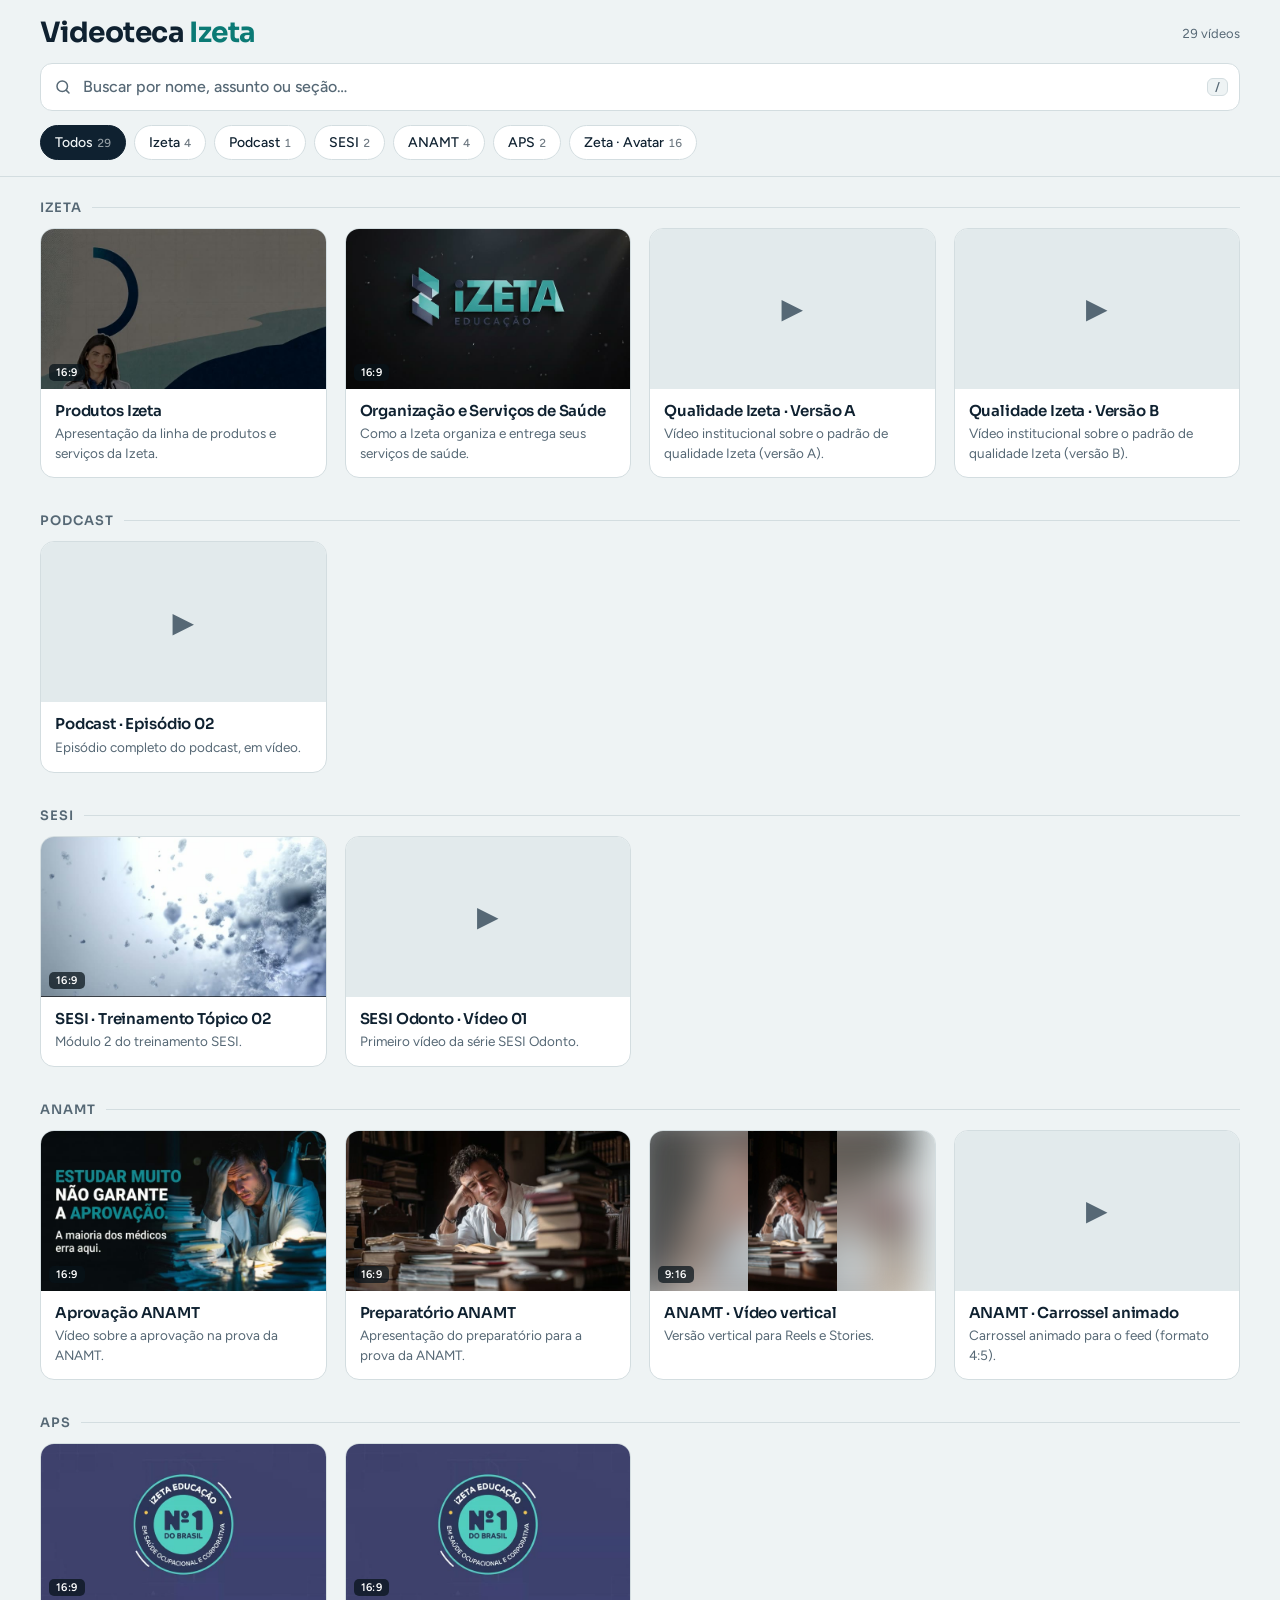
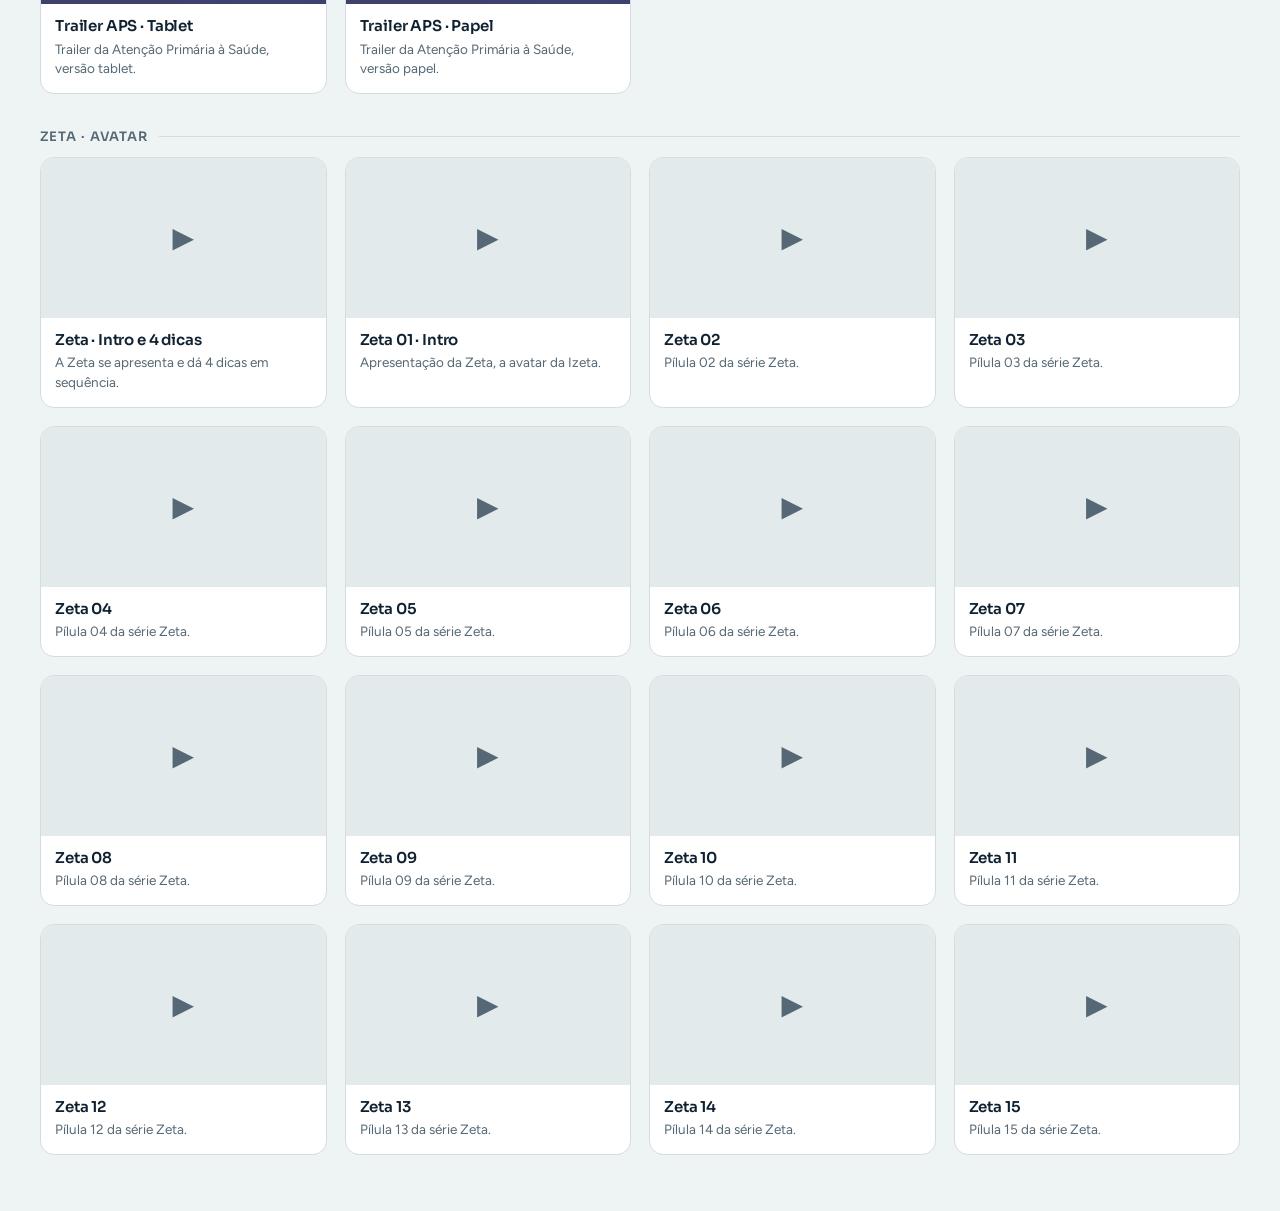
<file: index.html>
<!doctype html>
<html lang="pt-BR">
<head>
<meta charset="utf-8">
<meta name="viewport" content="width=device-width, initial-scale=1, viewport-fit=cover">
<title>Videoteca Izeta</title>
<meta name="description" content="Menu de vídeos Izeta: busque e assista direto do Google Drive.">
<link rel="preconnect" href="https://fonts.googleapis.com">
<link rel="preconnect" href="https://fonts.gstatic.com" crossorigin>
<link rel="stylesheet" href="https://fonts.googleapis.com/css2?family=Sora:wght@500;600;700&family=Figtree:wght@400;500;600&display=swap">
<link rel="stylesheet" href="tema.css">
<style>
  .wrap { max-width: 1240px; margin: 0 auto; padding-inline: 20px; }

  /* ── Topo ── */
  header.top {
    position: sticky; top: env(safe-area-inset-top, 0px); z-index: 5;
    background: color-mix(in srgb, var(--bg) 88%, transparent);
    backdrop-filter: blur(12px); -webkit-backdrop-filter: blur(12px);
    border-bottom: 1px solid var(--line);
  }
  .top-inner { display: grid; gap: 14px; padding-block: 18px 14px; }
  .brand-row { display: flex; align-items: center; justify-content: space-between; gap: 16px; flex-wrap: wrap; }
  .brand { display: flex; align-items: center; gap: 12px; min-width: 0; }
  .brand img { height: 40px; width: auto; max-width: 160px; object-fit: contain; }
  h1 { margin: 0; font: 700 clamp(22px, 3vw, 28px)/1.1 var(--display); letter-spacing: -.02em; }
  h1 span { color: var(--accent); }
  .sub { margin: 3px 0 0; color: var(--muted); font-size: 14px; }
  .count { color: var(--muted); font-size: 13px; font-variant-numeric: tabular-nums; }

  .search { position: relative; }
  .search svg { position: absolute; left: 14px; top: 50%; translate: 0 -50%; width: 18px; height: 18px; color: var(--muted); pointer-events: none; }
  .search input {
    width: 100%; height: 48px; padding: 0 44px 0 42px;
    border: 1px solid var(--line); border-radius: 12px;
    background: var(--surface); color: var(--ink); font: 500 16px var(--body);
  }
  .search input::placeholder { color: var(--muted); }
  .search input:focus { outline: none; border-color: var(--accent); box-shadow: 0 0 0 3px var(--accent-soft); }
  .search kbd {
    position: absolute; right: 12px; top: 50%; translate: 0 -50%;
    font: 600 12px var(--body); color: var(--muted);
    border: 1px solid var(--line); border-radius: 6px; padding: 1px 7px; background: var(--bg);
  }
  .search input:not(:placeholder-shown) + kbd { display: none; }

  .chips { display: flex; gap: 8px; overflow-x: auto; scrollbar-width: none; padding-bottom: 2px; }
  .chips::-webkit-scrollbar { display: none; }
  .chip {
    flex: none; border: 1px solid var(--line); background: var(--surface);
    border-radius: 999px; padding: 6px 14px; font-size: 14px; font-weight: 500; cursor: pointer; white-space: nowrap;
  }
  .chip:hover { border-color: var(--accent); }
  .chip[aria-pressed="true"] { background: var(--ink); border-color: var(--ink); color: var(--bg); }
  .chip small { font-variant-numeric: tabular-nums; opacity: .6; margin-left: 4px; }

  /* ── Grade ── */
  main { padding-block: 24px 56px; }
  .group + .group { margin-top: 36px; }
  .group h2 {
    margin: 0 0 14px; font: 600 13px/1 var(--display); text-transform: uppercase; letter-spacing: .08em; color: var(--muted);
    display: flex; align-items: center; gap: 10px;
  }
  .group h2::after { content: ""; flex: 1; height: 1px; background: var(--line); }
  .grid { display: grid; gap: 18px; grid-template-columns: repeat(auto-fill, minmax(240px, 1fr)); }

  .card {
    display: grid; grid-template-rows: auto 1fr; text-align: left; padding: 0; cursor: pointer;
    background: var(--surface); border: 1px solid var(--line); border-radius: 14px; overflow: hidden;
    transition: transform .18s ease, box-shadow .18s ease, border-color .18s ease;
  }
  .card:hover { transform: translateY(-2px); box-shadow: var(--shadow); border-color: color-mix(in srgb, var(--accent) 40%, var(--line)); }
  .thumb { position: relative; aspect-ratio: 16 / 9; background: var(--surface-2); overflow: hidden; }
  .thumb .bgblur { position: absolute; inset: -20px; width: calc(100% + 40px); height: calc(100% + 40px); object-fit: cover; filter: blur(18px) saturate(1.1); opacity: .7; }
  .thumb .img { position: relative; width: 100%; height: 100%; object-fit: cover; }
  .thumb.tall .img { object-fit: contain; }
  .thumb .fallback { position: absolute; inset: 0; display: grid; place-items: center; font: 700 28px var(--display); color: var(--muted); }
  .play {
    position: absolute; inset: 0; margin: auto; width: 52px; height: 52px; border-radius: 50%;
    background: var(--accent); color: var(--accent-ink); display: grid; place-items: center;
    opacity: 0; scale: .85; transition: opacity .18s, scale .18s; box-shadow: 0 6px 20px rgba(0,0,0,.25);
  }
  .play svg { width: 20px; height: 20px; margin-left: 3px; }
  .card:hover .play, .card:focus-visible .play { opacity: 1; scale: 1; }
  .fmt {
    position: absolute; left: 8px; bottom: 8px; font: 600 11px var(--body); letter-spacing: .04em;
    background: rgba(8, 18, 26, .72); color: #fff; padding: 2px 7px; border-radius: 5px;
  }
  .meta { padding: 12px 14px 14px; display: grid; gap: 4px; align-content: start; }
  .meta h3 { margin: 0; font: 600 15px/1.3 var(--display); letter-spacing: -.01em; text-wrap: balance; }
  .meta p { margin: 0; color: var(--muted); font-size: 13.5px; line-height: 1.45; }
  mark { background: var(--accent-soft); color: inherit; border-radius: 3px; padding: 0 1px; }

  .empty { text-align: center; padding: 64px 16px; color: var(--muted); }
  .empty strong { display: block; color: var(--ink); font: 600 18px var(--display); margin-bottom: 6px; }

  /* ── Player ── */
  dialog.player {
    border: 0; padding: 0; background: transparent; color: var(--ink);
    width: 100%; max-width: 100%; height: 100%; max-height: 100%;
  }
  dialog.player::backdrop { background: var(--shade); backdrop-filter: blur(4px); }
  .stage {
    height: 100%; display: grid; place-items: center; padding: 16px;
    padding-top: calc(16px + env(safe-area-inset-top, 0px)); padding-bottom: calc(16px + env(safe-area-inset-bottom, 0px));
  }
  .panel {
    background: var(--surface); border-radius: 16px; overflow: hidden; box-shadow: 0 30px 80px -20px rgba(0,0,0,.6);
    width: min(100%, var(--pw)); display: grid;
  }
  .screen-box { background: #000; }
  .screen { position: relative; background: #000; aspect-ratio: var(--ar); width: min(100%, var(--vw)); margin-inline: auto; }
  .screen iframe { position: absolute; inset: 0; width: 100%; height: 100%; border: 0; }
  .loading { position: absolute; inset: 0; display: grid; place-items: center; color: #9fb3bd; font-size: 14px; }
  .info { padding: 14px 16px 16px; display: grid; gap: 12px; }
  .info-head { display: flex; gap: 12px; align-items: flex-start; justify-content: space-between; }
  .info h2 { margin: 0; font: 600 18px/1.25 var(--display); }
  .info .desc { margin: 4px 0 0; color: var(--muted); font-size: 14px; }
  .close {
    flex: none; width: 36px; height: 36px; border-radius: 10px; border: 1px solid var(--line);
    background: var(--bg); cursor: pointer; display: grid; place-items: center;
  }
  .close svg { width: 16px; height: 16px; }
  .controls { display: flex; flex-wrap: wrap; align-items: center; gap: 10px 16px; justify-content: space-between; }
  .quality { display: flex; align-items: center; gap: 10px; }
  .quality .lbl { font-size: 12px; font-weight: 600; letter-spacing: .06em; text-transform: uppercase; color: var(--muted); }
  .seg { display: inline-flex; background: var(--bg); border: 1px solid var(--line); border-radius: 10px; padding: 3px; }
  .seg button {
    border: 0; background: transparent; padding: 6px 12px; border-radius: 7px; cursor: pointer;
    font-size: 14px; font-weight: 600; display: grid; line-height: 1.15; text-align: center;
  }
  .seg button small { font-weight: 500; font-size: 11px; color: var(--muted); }
  .seg button[aria-pressed="true"] { background: var(--accent); color: var(--accent-ink); }
  .seg button[aria-pressed="true"] small { color: inherit; opacity: .8; }
  .seg button:disabled { cursor: not-allowed; opacity: .4; }
  .actions { display: flex; align-items: center; gap: 14px; flex-wrap: wrap; }
  .dl {
    display: inline-flex; align-items: center; gap: 8px; text-decoration: none;
    background: var(--ink); color: var(--bg); padding: 9px 14px; border-radius: 10px;
    font-size: 14px; font-weight: 600;
  }
  .dl:hover { background: var(--accent); color: var(--accent-ink); }
  .dl svg { width: 17px; height: 17px; }
  .dl small { font-weight: 500; opacity: .7; font-variant-numeric: tabular-nums; }
  .dl small:empty { display: none; }
  .ext { font-size: 14px; font-weight: 500; color: var(--accent); text-decoration: none; }
  .ext:hover { text-decoration: underline; }
  .note { margin: 0; font-size: 13px; color: var(--muted); background: var(--bg); border-radius: 10px; padding: 8px 12px; }
  .note b { color: var(--ink); font-weight: 600; }

  @media (max-width: 520px) {
    .wrap { padding-inline: 16px; }
    .grid { grid-template-columns: repeat(auto-fill, minmax(150px, 1fr)); gap: 12px; }
    .meta p { display: none; }
    .search kbd { display: none; }
    .stage { padding: 8px; }
  }
  @media (prefers-reduced-motion: reduce) {
    .card, .play { transition: none; }
  }
</style>
</head>
<body>

<header class="top">
  <div class="wrap top-inner">
    <div class="brand-row">
      <div class="brand">
        <img id="logo" alt="" hidden>
        <div>
          <h1 id="nome">Videoteca <span>Izeta</span></h1>
          <p class="sub" id="sub" hidden></p>
        </div>
      </div>
      <div class="count" id="count"></div>
    </div>
    <label class="search" for="q">
      <svg viewBox="0 0 24 24" fill="none" stroke="currentColor" stroke-width="2" stroke-linecap="round"><circle cx="11" cy="11" r="7"/><path d="m20 20-3.5-3.5"/></svg>
      <input id="q" type="search" placeholder="Buscar por nome, assunto ou seção…" autocomplete="off" aria-label="Buscar vídeos">
      <kbd>/</kbd>
    </label>
    <div class="chips" id="chips" role="group" aria-label="Filtrar por seção"></div>
  </div>
</header>

<main class="wrap" id="list"><div class="empty">Carregando vídeos…</div></main>

<dialog class="player" id="player" aria-labelledby="pTitle">
  <div class="stage" id="stage">
    <div class="panel" id="panel">
      <div class="screen-box">
        <div class="screen">
          <div class="loading">Carregando vídeo…</div>
          <iframe id="frame" title="Player de vídeo" allow="autoplay; fullscreen" allowfullscreen></iframe>
        </div>
      </div>
      <div class="info">
        <div class="info-head">
          <div>
            <h2 id="pTitle"></h2>
            <p class="desc" id="pDesc"></p>
          </div>
          <button class="close" id="close" aria-label="Fechar player">
            <svg viewBox="0 0 24 24" fill="none" stroke="currentColor" stroke-width="2.4" stroke-linecap="round"><path d="M6 6l12 12M18 6 6 18"/></svg>
          </button>
        </div>
        <div class="controls">
          <div class="quality">
            <span class="lbl">Qualidade</span>
            <div class="seg" id="seg" role="group" aria-label="Qualidade do vídeo"></div>
          </div>
          <div class="actions">
            <a class="dl" id="pDown" target="_blank" rel="noopener">
              <svg viewBox="0 0 24 24" fill="none" stroke="currentColor" stroke-width="2.2" stroke-linecap="round" stroke-linejoin="round"><path d="M12 4v11m0 0-4.5-4.5M12 15l4.5-4.5M5 19h14"/></svg>
              <span>Baixar vídeo</span><small id="pSize"></small>
            </a>
            <a class="ext" id="pLink" target="_blank" rel="noopener">Abrir no Drive ↗</a>
          </div>
        </div>
        <p class="note" id="pNote" hidden></p>
      </div>
    </div>
  </div>
</dialog>

<script src="config.js"></script>
<script src="videos.js"></script>
<script src="comum.js"></script>
<script>
(() => {
  const { esc, norm, urlImagem, capaDoVideo, aplicarCor, doArquivoLocal } = window.Videoteca;
  const QUALIDADES = [
    { id: "alta",  nome: "Alta",  dica: "1080p" },
    { id: "media", nome: "Média", dica: "720p" },
    { id: "baixa", nome: "Baixa", dica: "360p" }
  ];
  const FORMATOS = {
    horizontal: { ar: "16 / 9", rotulo: "16:9" },
    vertical:   { ar: "9 / 16", rotulo: "9:16" },
    quadrado:   { ar: "4 / 5",  rotulo: "4:5" }
  };

  const $ = s => document.querySelector(s);
  const list = $("#list"), q = $("#q"), chips = $("#chips"), count = $("#count");
  const dlg = $("#player"), frame = $("#frame"), seg = $("#seg");

  const store = {
    get(k) { try { return localStorage.getItem(k); } catch { return null; } },
    set(k, v) { try { localStorage.setItem(k, v); } catch {} }
  };

  const previewUrl = id => `https://drive.google.com/file/d/${id}/preview`;
  const viewUrl = id => `https://drive.google.com/file/d/${id}/view`;
  // confirm=t pula o aviso do Drive de "arquivo grande demais para verificar vírus"
  const downloadUrl = id => `https://drive.usercontent.google.com/download?id=${id}&export=download&confirm=t`;

  // ── Estado (vem da planilha, ou do videos.js enquanto ela não existir) ──
  let CONFIG = {}, SECOES = [], VIDEOS = [];
  let catAtual = "Todos";

  function aplicar(dados) {
    CONFIG = dados.config || {};
    const secoes = dados.secoes || [];
    const nomeDe = {};
    secoes.forEach(s => nomeDe[s.id] = s.nome);
    VIDEOS = (dados.videos || [])
      .filter(v => v.alta && v.oculto !== "sim")
      .map((v, i) => ({
        ...v, idx: i, key: v.id || v.alta,
        versoes: { alta: v.alta, media: v.media, baixa: v.baixa },
        categoria: nomeDe[v.secao] || "Outros"
      }));
    // Ordem das seções vem do painel; só aparecem as que têm vídeo
    SECOES = [...secoes.map(s => s.nome), "Outros"].filter(n => VIDEOS.some(v => v.categoria === n));
    if (!SECOES.includes(catAtual)) catAtual = "Todos";
    aparencia();
    renderChips();
    render();
  }

  function aparencia() {
    const nome = (CONFIG.nomeSite || "Videoteca Izeta").trim();
    document.title = nome;
    const partes = nome.split(/\s+/);
    const ultima = partes.pop();
    $("#nome").innerHTML = (partes.length ? esc(partes.join(" ")) + " " : "") + `<span>${esc(ultima)}</span>`;
    $("#sub").textContent = CONFIG.subtitulo || "";
    $("#sub").hidden = !CONFIG.subtitulo;
    const logo = $("#logo");
    if (CONFIG.logo) { logo.src = urlImagem(CONFIG.logo, 320); logo.hidden = false; }
    else logo.hidden = true;
    aplicarCor(CONFIG.cor);
  }

  // Destaca os termos buscados sem quebrar acentos
  function highlight(text, terms) {
    text = String(text || "");
    if (!terms.length) return esc(text);
    const n = norm(text);
    const marks = new Array(text.length).fill(false);
    for (const t of terms) {
      let i = n.indexOf(t);
      while (i !== -1) { for (let j = i; j < i + t.length; j++) marks[j] = true; i = n.indexOf(t, i + t.length); }
    }
    let out = "", open = false;
    for (let i = 0; i < text.length; i++) {
      if (marks[i] && !open) { out += "<mark>"; open = true; }
      if (!marks[i] && open) { out += "</mark>"; open = false; }
      out += esc(text[i]);
    }
    return out + (open ? "</mark>" : "");
  }

  // ── Filtros ──
  function renderChips() {
    const all = [["Todos", VIDEOS.length], ...SECOES.map(c => [c, VIDEOS.filter(v => v.categoria === c).length])];
    chips.innerHTML = all.map(([c, n]) =>
      `<button class="chip" aria-pressed="${c === catAtual}" data-cat="${esc(c)}">${esc(c)}<small>${n}</small></button>`
    ).join("");
  }
  chips.addEventListener("click", e => {
    const b = e.target.closest(".chip"); if (!b) return;
    catAtual = b.dataset.cat; renderChips(); render();
  });

  // ── Lista ──
  function card(v, terms) {
    const f = FORMATOS[v.formato] || FORMATOS.horizontal;
    const tall = v.formato === "vertical" || v.formato === "quadrado";
    const src = capaDoVideo(v);
    return `
      <button class="card" data-i="${v.idx}" aria-label="Assistir: ${esc(v.titulo)}">
        <div class="thumb${tall ? " tall" : ""}">
          ${tall ? `<img class="bgblur" src="${esc(src)}" alt="" loading="lazy" aria-hidden="true">` : ""}
          <img class="img" src="${esc(src)}" alt="" loading="lazy" referrerpolicy="no-referrer"
               onerror="this.closest('.thumb').innerHTML='<div class=fallback>▶</div>'">
          <span class="fmt">${f.rotulo}</span>
          <span class="play"><svg viewBox="0 0 24 24" fill="currentColor"><path d="M7 4.5v15l13-7.5z"/></svg></span>
        </div>
        <div class="meta">
          <h3>${highlight(v.titulo, terms)}</h3>
          <p>${highlight(v.descricao, terms)}</p>
        </div>
      </button>`;
  }

  function render() {
    const terms = norm(q.value).split(/\s+/).filter(Boolean);
    const found = VIDEOS.filter(v => {
      if (catAtual !== "Todos" && v.categoria !== catAtual) return false;
      const hay = norm(`${v.titulo} ${v.descricao} ${v.categoria}`);
      return terms.every(t => hay.includes(t));
    });

    count.textContent = found.length === VIDEOS.length
      ? `${VIDEOS.length} vídeos`
      : `${found.length} de ${VIDEOS.length} vídeos`;

    if (!found.length) {
      list.innerHTML = `<div class="empty"><strong>Nenhum vídeo encontrado</strong>Tente outra palavra ou escolha “Todos” nos filtros.</div>`;
      return;
    }
    const grupos = catAtual === "Todos" ? SECOES : [catAtual];
    list.innerHTML = grupos.map(c => {
      const itens = found.filter(v => v.categoria === c);
      if (!itens.length) return "";
      return `<section class="group"><h2>${esc(c)}</h2><div class="grid">${itens.map(v => card(v, terms)).join("")}</div></section>`;
    }).join("");
  }

  list.addEventListener("click", e => {
    const c = e.target.closest(".card"); if (c) abrir(VIDEOS[+c.dataset.i]);
  });
  q.addEventListener("input", render);

  // ── Player ──
  let atual = null;
  let qualidade = store.get("qualidade") || "alta";

  function tamanhoPainel(v) {
    const f = FORMATOS[v.formato] || FORMATOS.horizontal;
    const [w, h] = f.ar.split("/").map(Number);
    const panel = $("#panel");
    panel.style.setProperty("--ar", f.ar);
    // Largura máxima: o vídeo + os controles abaixo dele cabem na tela sem rolar
    const controles = window.innerWidth < 520 ? 250 : 210;
    const maxH = window.innerHeight - controles - 32;
    const byHeight = Math.max(240, maxH) * (w / h);
    const vw = Math.min(1100, Math.max(200, byHeight), window.innerWidth - 32);
    panel.style.setProperty("--vw", vw + "px");
    panel.style.setProperty("--pw", Math.max(vw, 460) + "px");
  }

  function podeBaixar(v) {
    if (v.download === "sim") return true;
    if (v.download === "nao") return false;
    return CONFIG.downloadAtivo !== "nao";
  }

  function tocar() {
    const v = atual;
    const disponivel = QUALIDADES.filter(x => v.versoes[x.id]);
    const escolhida = v.versoes[qualidade] ? qualidade : "alta";
    const id = v.versoes[escolhida];

    seg.innerHTML = QUALIDADES.map(x => {
      const tem = !!v.versoes[x.id];
      const on = tem && x.id === escolhida;
      return `<button data-q="${x.id}" aria-pressed="${on}" ${tem ? "" : "disabled"}
                title="${tem ? "Tocar em qualidade " + x.nome.toLowerCase() : "Versão " + x.nome.toLowerCase() + " ainda não cadastrada"}">
                ${x.nome}<small>${x.dica}</small></button>`;
    }).join("");

    const note = $("#pNote");
    if (disponivel.length < QUALIDADES.length) {
      note.innerHTML = `Este vídeo tem só o arquivo original. Para economizar internet, toque na <b>⚙ engrenagem</b> do player e escolha <b>Qualidade → 360p</b> ou <b>720p</b>.`;
      note.hidden = false;
    } else note.hidden = true;

    const src = previewUrl(id);
    if (frame.getAttribute("src") !== src) frame.src = src;
    $("#pLink").href = viewUrl(id);
    $("#pDown").hidden = !podeBaixar(v);
    $("#pDown").href = downloadUrl(id);
    // O tamanho cadastrado vale para o arquivo original (alta)
    $("#pSize").textContent = escolhida === "alta" && v.tamanho ? `· ${v.tamanho}` : "";
  }

  seg.addEventListener("click", e => {
    const b = e.target.closest("button"); if (!b || b.disabled) return;
    qualidade = b.dataset.q; store.set("qualidade", qualidade); tocar();
  });

  function abrir(v, { push = true } = {}) {
    atual = v;
    $("#pTitle").textContent = v.titulo;
    $("#pDesc").textContent = v.descricao || "";
    tamanhoPainel(v);
    tocar();
    if (!dlg.open) dlg.showModal();
    if (push && location.hash.slice(1) !== v.key) history.pushState(null, "", "#" + v.key);
  }
  function fechar() {
    frame.removeAttribute("src");
    if (dlg.open) dlg.close();
    atual = null;
    if (location.hash) history.pushState(null, "", location.pathname + location.search);
  }

  $("#close").addEventListener("click", fechar);
  dlg.addEventListener("cancel", e => { e.preventDefault(); fechar(); });
  $("#stage").addEventListener("click", e => { if (e.target.id === "stage") fechar(); });
  window.addEventListener("resize", () => { if (atual) tamanhoPainel(atual); });

  function pelaUrl() {
    const k = location.hash.slice(1);
    const v = VIDEOS.find(x => x.key === k || x.alta === k);
    if (v) abrir(v, { push: false });
    else if (dlg.open) { frame.removeAttribute("src"); dlg.close(); atual = null; }
  }
  window.addEventListener("popstate", pelaUrl);

  // Atalho "/" para buscar
  document.addEventListener("keydown", e => {
    if (e.key === "/" && document.activeElement !== q && !dlg.open) { e.preventDefault(); q.focus(); }
  });

  // ── Carregamento ──
  // Mostra na hora a última versão guardada neste navegador e depois atualiza pela planilha.
  async function iniciar() {
    const api = window.VIDEOTECA_API;
    if (!api) { aplicar(doArquivoLocal()); pelaUrl(); return; }

    let mostrou = false;
    const guardado = store.get("videoteca-catalogo");
    if (guardado) {
      try { aplicar(JSON.parse(guardado)); pelaUrl(); mostrou = true; } catch {}
    }
    try {
      const r = await fetch(api, { cache: "no-store" });
      const texto = await r.text();
      const dados = JSON.parse(texto);
      if (!Array.isArray(dados.videos)) throw new Error("catálogo inválido");
      // Planilha ainda vazia (painel nunca foi salvo): continua com o catálogo do videos.js
      if (!dados.videos.length && !(dados.secoes || []).length) throw new Error("planilha vazia");
      if (texto !== guardado) {
        store.set("videoteca-catalogo", texto);
        aplicar(dados);
        if (!mostrou) pelaUrl();
      }
    } catch (err) {
      console.warn("Não consegui carregar o catálogo da planilha:", err);
      if (!mostrou) { aplicar(doArquivoLocal()); pelaUrl(); }
    }
  }
  iniciar();
})();
</script>
</body>
</html>
</file>
<file: tema.css>
/* Cores, fontes e base comuns ao site e ao painel.
   A cor de destaque pode ser trocada no painel (Configurações); o JS preenche
   --accent-base / --accent-dark e as cores de texto sobre ela. */
:root {
  color-scheme: light;
  --bg: #eef3f4;
  --surface: #ffffff;
  --surface-2: #e2eaec;
  --ink: #0f2130;
  --muted: #566875;
  --line: #d3dde0;
  --accent: var(--accent-base, #0b7a75);
  --accent-ink: var(--accent-ink-base, #ffffff);
  --accent-soft: color-mix(in srgb, var(--accent) 16%, var(--surface));
  --danger: #b4232f;
  --warn-bg: #fff4d6;
  --warn-ink: #7a5300;
  --shade: rgba(15, 33, 48, .72);
  --shadow: 0 1px 2px rgba(15,33,48,.06), 0 8px 24px -12px rgba(15,33,48,.18);
  --display: "Sora", "Segoe UI", system-ui, sans-serif;
  --body: "Figtree", "Segoe UI", system-ui, sans-serif;
}
@media (prefers-color-scheme: dark) {
  :root:not([data-theme="light"]) {
    color-scheme: dark;
    --bg: #0b141b;
    --surface: #122029;
    --surface-2: #1a2b36;
    --ink: #e4eef1;
    --muted: #93a7b2;
    --line: #22363f;
    --accent: var(--accent-dark, #3cc2b5);
    --accent-ink: var(--accent-ink-dark, #062422);
    --danger: #ff7b85;
    --warn-bg: #3a2e0c;
    --warn-ink: #ffd98a;
    --shade: rgba(3, 8, 12, .82);
    --shadow: 0 1px 2px rgba(0,0,0,.3), 0 10px 28px -14px rgba(0,0,0,.6);
  }
}
:root[data-theme="dark"] {
  color-scheme: dark;
  --bg: #0b141b; --surface: #122029; --surface-2: #1a2b36; --ink: #e4eef1; --muted: #93a7b2; --line: #22363f;
  --accent: var(--accent-dark, #3cc2b5); --accent-ink: var(--accent-ink-dark, #062422);
  --danger: #ff7b85; --warn-bg: #3a2e0c; --warn-ink: #ffd98a;
  --shade: rgba(3, 8, 12, .82);
  --shadow: 0 1px 2px rgba(0,0,0,.3), 0 10px 28px -14px rgba(0,0,0,.6);
}

* { box-sizing: border-box; }
html { padding-block: env(safe-area-inset-top, 0px) env(safe-area-inset-bottom, 0px); background: var(--bg); }
body { margin: 0; background: var(--bg); color: var(--ink); font: 400 15px/1.5 var(--body); -webkit-font-smoothing: antialiased; }
img { max-width: 100%; display: block; }
[hidden] { display: none !important; }
button, input, select, textarea { font: inherit; color: inherit; }
:focus-visible { outline: 2px solid var(--accent); outline-offset: 2px; }
</file>
